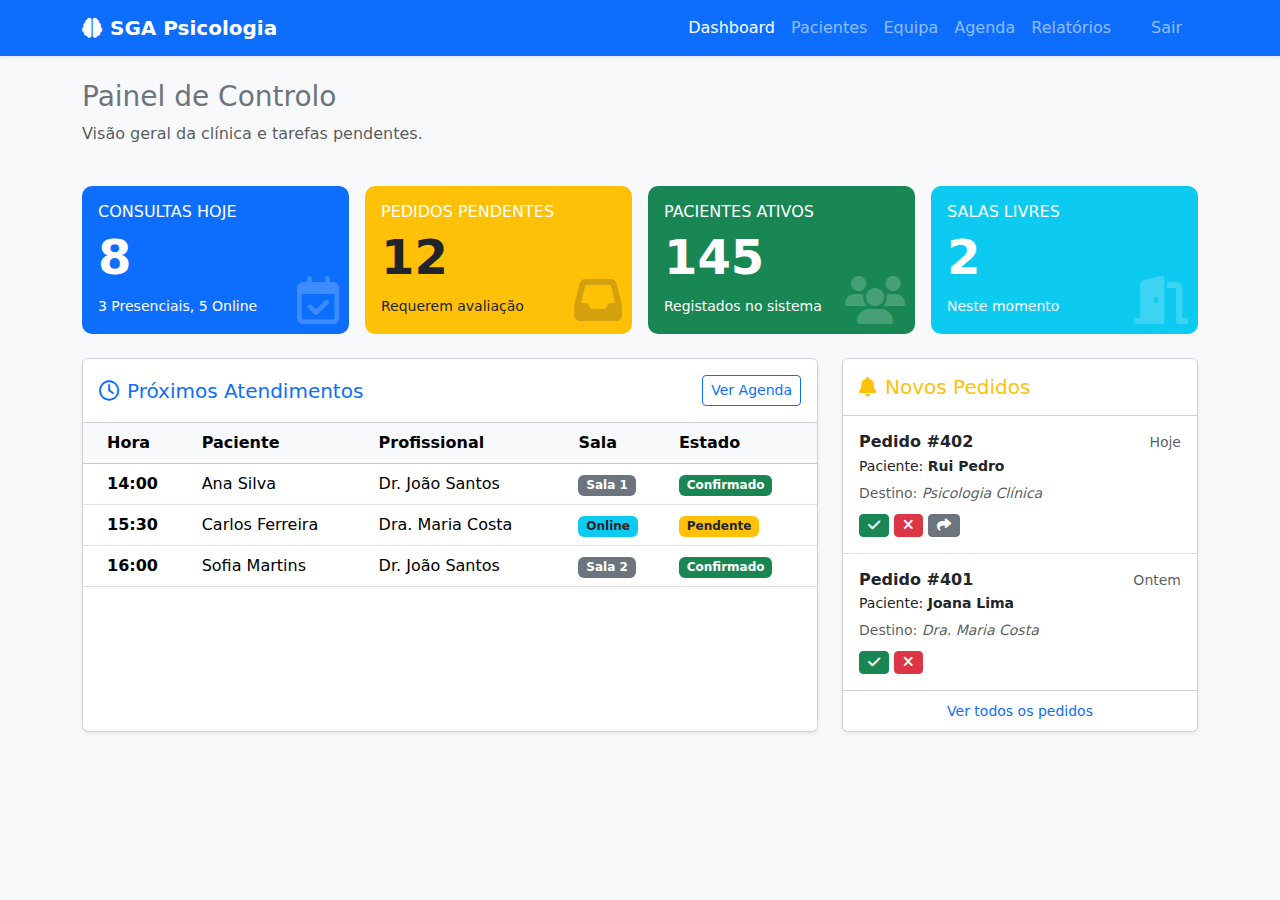
<file: templates/index.html>
<!DOCTYPE html>
<html lang="pt-pt">

<head>
    <meta charset="UTF-8">
    <meta name="viewport" content="width=device-width, initial-scale=1.0">
    <title>SGA - Centro de Psicologia</title>
    <link href="https://cdn.jsdelivr.net/npm/bootstrap@5.3.0/dist/css/bootstrap.min.css" rel="stylesheet">
    <link rel="stylesheet" href="https://cdnjs.cloudflare.com/ajax/libs/font-awesome/6.4.0/css/all.min.css">

    <style>
        .card-dashboard {
            border: none;
            border-radius: 10px;
            transition: transform 0.2s;
        }

        .card-dashboard:hover {
            transform: translateY(-5px);
            box-shadow: 0 4px 15px rgba(0, 0, 0, 0.1);
        }

        .icon-bg {
            opacity: 0.2;
            position: absolute;
            right: 10px;
            bottom: 10px;
            font-size: 3rem;
        }
    </style>
</head>

<body class="bg-light">

    <nav class="navbar navbar-expand-lg navbar-dark bg-primary shadow-sm mb-4">
        <div class="container">
            <a class="navbar-brand fw-bold" href="#">
                <i class="fa-solid fa-brain me-2"></i>SGA Psicologia
            </a>
            <button class="navbar-toggler" type="button" data-bs-toggle="collapse" data-bs-target="#navbarNav">
                <span class="navbar-toggler-icon"></span>
            </button>
            <div class="collapse navbar-collapse" id="navbarNav">
                <ul class="navbar-nav ms-auto">
                    <li class="nav-item"><a class="nav-link active" href="#">Dashboard</a></li>

                    <li class="nav-item"><a class="nav-link" href="#">Pacientes</a></li>

                    <li class="nav-item"><a class="nav-link" href="#">Equipa</a></li>

                    <li class="nav-item"><a class="nav-link" href="#">Agenda</a></li>

                    <li class="nav-item"><a class="nav-link" href="#">Relatórios</a></li>

                    <li class="nav-item ms-lg-3">
                        <a class="nav-link btn btn-sm btn-outline-light px-3" href="#">Sair</a>
                    </li>
                </ul>
            </div>
        </div>
    </nav>

    <div class="container">

        <div class="row mb-4">
            <div class="col-12">
                <h3 class="text-secondary fw-light">Painel de Controlo</h3>
                <p class="text-muted">Visão geral da clínica e tarefas pendentes.</p>
            </div>
        </div>

        <div class="row g-3 mb-4">
            <div class="col-md-3">
                <div class="card text-white bg-primary h-100 card-dashboard position-relative overflow-hidden">
                    <div class="card-body">
                        <h6 class="card-title text-uppercase">Consultas Hoje</h6>
                        <h2 class="display-5 fw-bold">8</h2>
                        <small>3 Presenciais, 5 Online</small>
                        <i class="fa-regular fa-calendar-check icon-bg"></i>
                    </div>
                </div>
            </div>

            <div class="col-md-3">
                <div class="card text-white bg-warning h-100 card-dashboard position-relative overflow-hidden">
                    <div class="card-body">
                        <h6 class="card-title text-uppercase">Pedidos Pendentes</h6>
                        <h2 class="display-5 fw-bold text-dark">12</h2>
                        <small class="text-dark">Requerem avaliação</small>
                        <i class="fa-solid fa-inbox icon-bg text-dark"></i>
                    </div>
                </div>
            </div>

            <div class="col-md-3">
                <div class="card text-white bg-success h-100 card-dashboard position-relative overflow-hidden">
                    <div class="card-body">
                        <h6 class="card-title text-uppercase">Pacientes Ativos</h6>
                        <h2 class="display-5 fw-bold">145</h2>
                        <small>Registados no sistema</small>
                        <i class="fa-solid fa-users icon-bg"></i>
                    </div>
                </div>
            </div>

            <div class="col-md-3">
                <div class="card text-white bg-info h-100 card-dashboard position-relative overflow-hidden">
                    <div class="card-body">
                        <h6 class="card-title text-uppercase">Salas Livres</h6>
                        <h2 class="display-5 fw-bold">2</h2>
                        <small>Neste momento</small>
                        <i class="fa-solid fa-door-open icon-bg"></i>
                    </div>
                </div>
            </div>
        </div>

        <div class="row">

            <div class="col-lg-8 mb-4">
                <div class="card shadow-sm h-100">
                    <div class="card-header bg-white py-3 d-flex justify-content-between align-items-center">
                        <h5 class="mb-0 text-primary"><i class="fa-regular fa-clock me-2"></i>Próximos Atendimentos</h5>
                        <button class="btn btn-sm btn-outline-primary">Ver Agenda</button>
                    </div>
                    <div class="card-body p-0">
                        <div class="table-responsive">
                            <table class="table table-hover align-middle mb-0">
                                <thead class="table-light">
                                    <tr>
                                        <th class="ps-4">Hora</th>
                                        <th>Paciente</th>
                                        <th>Profissional</th>
                                        <th>Sala</th>
                                        <th>Estado</th>
                                    </tr>
                                </thead>
                                <tbody>
                                    <tr>
                                        <td class="ps-4 fw-bold">14:00</td>
                                        <td>Ana Silva</td>
                                        <td>Dr. João Santos</td>
                                        <td><span class="badge bg-secondary">Sala 1</span></td>
                                        <td><span class="badge bg-success">Confirmado</span></td>
                                    </tr>
                                    <tr>
                                        <td class="ps-4 fw-bold">15:30</td>
                                        <td>Carlos Ferreira</td>
                                        <td>Dra. Maria Costa</td>
                                        <td><span class="badge bg-info text-dark">Online</span></td>
                                        <td><span class="badge bg-warning text-dark">Pendente</span></td>
                                    </tr>
                                    <tr>
                                        <td class="ps-4 fw-bold">16:00</td>
                                        <td>Sofia Martins</td>
                                        <td>Dr. João Santos</td>
                                        <td><span class="badge bg-secondary">Sala 2</span></td>
                                        <td><span class="badge bg-success">Confirmado</span></td>
                                    </tr>
                                </tbody>
                            </table>
                        </div>
                    </div>
                </div>
            </div>

            <div class="col-lg-4 mb-4">
                <div class="card shadow-sm h-100">
                    <div class="card-header bg-white py-3">
                        <h5 class="mb-0 text-warning"><i class="fa-solid fa-bell me-2"></i>Novos Pedidos</h5>
                    </div>
                    <div class="list-group list-group-flush">
                        <div class="list-group-item p-3">
                            <div class="d-flex w-100 justify-content-between">
                                <h6 class="mb-1 fw-bold">Pedido #402</h6>
                                <small class="text-muted">Hoje</small>
                            </div>
                            <p class="mb-1 small">Paciente: <strong>Rui Pedro</strong></p>
                            <small class="text-muted">Destino: <em>Psicologia Clínica</em></small>
                            <div class="mt-2">
                                <button class="btn btn-sm btn-success py-0" title="Aceitar"><i
                                        class="fa-solid fa-check"></i></button>
                                <button class="btn btn-sm btn-danger py-0" title="Recusar"><i
                                        class="fa-solid fa-xmark"></i></button>
                                <button class="btn btn-sm btn-secondary py-0" title="Reencaminhar"><i
                                        class="fa-solid fa-share"></i></button>
                            </div>
                        </div>
                        <div class="list-group-item p-3">
                            <div class="d-flex w-100 justify-content-between">
                                <h6 class="mb-1 fw-bold">Pedido #401</h6>
                                <small class="text-muted">Ontem</small>
                            </div>
                            <p class="mb-1 small">Paciente: <strong>Joana Lima</strong></p>
                            <small class="text-muted">Destino: <em>Dra. Maria Costa</em></small>
                            <div class="mt-2">
                                <button class="btn btn-sm btn-success py-0"><i class="fa-solid fa-check"></i></button>
                                <button class="btn btn-sm btn-danger py-0"><i class="fa-solid fa-xmark"></i></button>
                            </div>
                        </div>
                    </div>
                    <div class="card-footer bg-white text-center">
                        <a href="#" class="text-decoration-none small">Ver todos os pedidos</a>
                    </div>
                </div>
            </div>

        </div>
    </div>

    <script src="https://cdn.jsdelivr.net/npm/bootstrap@5.3.0/dist/js/bootstrap.bundle.min.js"></script>
</body>

</html>
</file>
